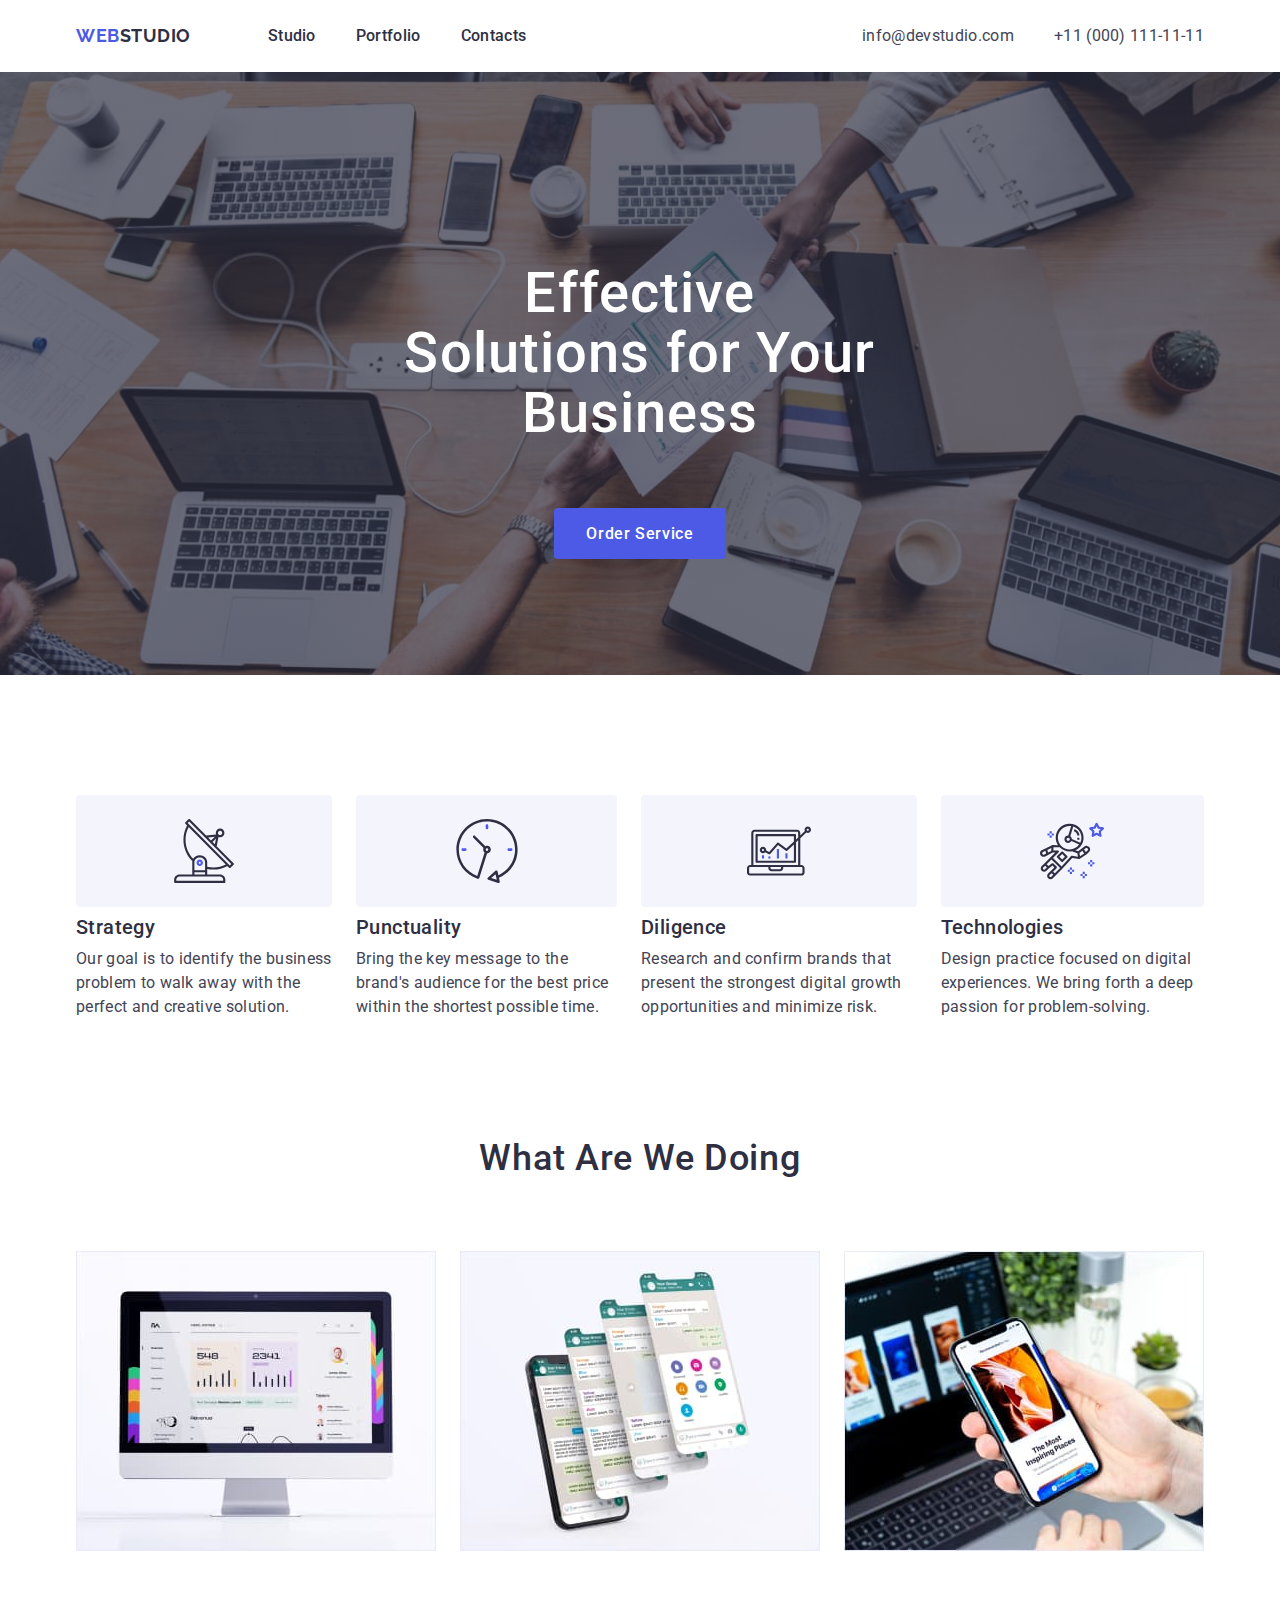
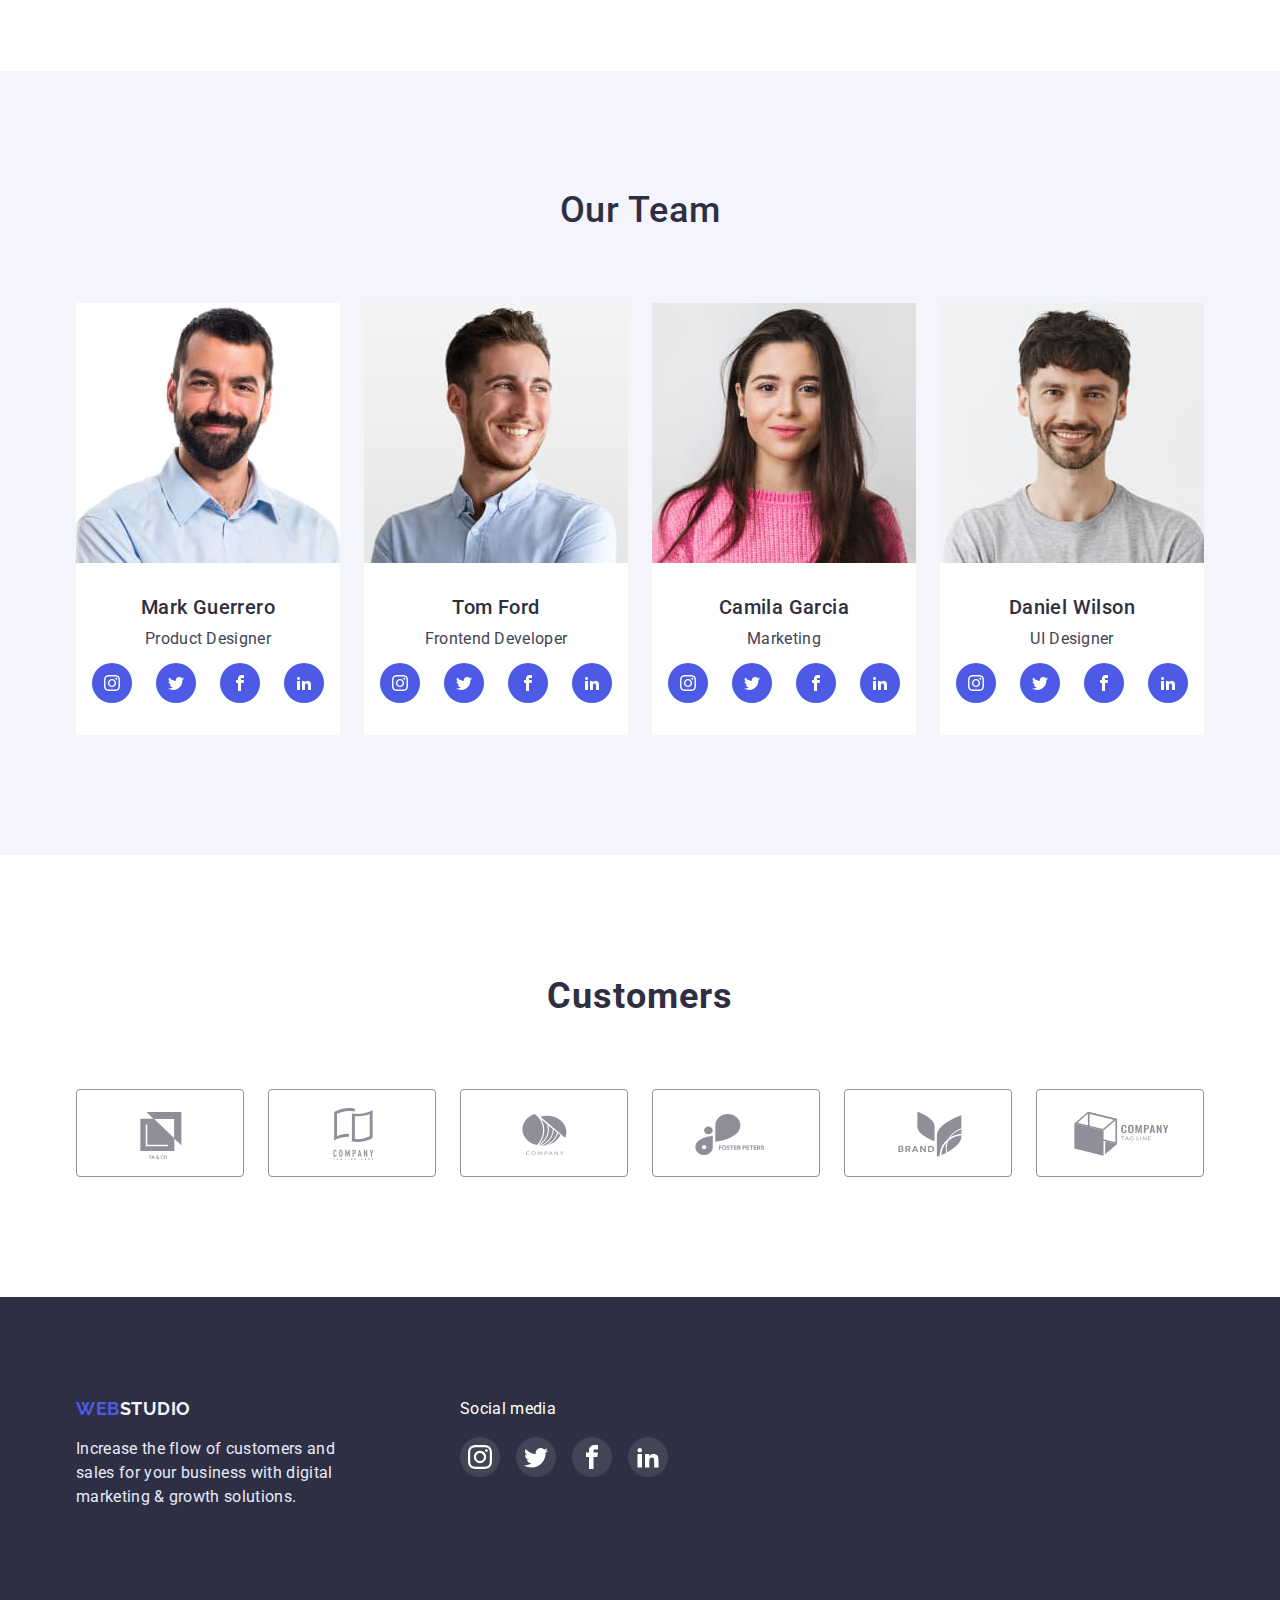
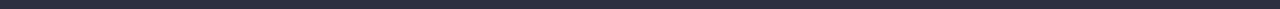
<file: index.html>
<!DOCTYPE html>
<html lang="en">
<head>
    <meta charset="UTF-8">
    <meta http-equiv="X-UA-Compatible" content="IE=edge">
    <meta name="viewport" content="width=device-width, initial-scale=1.0">
    <title>WebStudio</title>
    <link rel="preconnect" href="https://fonts.googleapis.com">
    <link rel="preconnect" href="https://fonts.gstatic.com" crossorigin>
    <link href="https://fonts.googleapis.com/css2?family=Raleway:wght@700&family=Roboto:wght@400;500;700;900&display=swap" rel="stylesheet">
    <link rel="stylesheet" href="https://cdnjs.cloudflare.com/ajax/libs/modern-normalize/1.1.0/modern-normalize.min.css">
    <link rel="stylesheet" href="./css/styles.css" />
</head>
<body class="page">
    <header>
        <div class="conteiner">
        <a class="logo link" href="/"><span class="web">WEB</span><span class="studio">STUDIO</span></a>
        <nav class="nav">
            <ul class="nav-list list">
        <li class="nav-item"><a class="nav-link link" href="./index.html">Studio</a></li>
        <li class="nav-item"><a class="nav-link link" href="./portfolio.html">Portfolio</a></li>
        <li class="nav-item"><a class="nav-link link" href="#">Contacts</a></li>
    </ul>
    
            </nav>
            <ul class="contacts-list list">
        <li class="contacts-item"><a class="contacts-link link" href="mailto:info@devstudio.com">info@devstudio.com</a></li>
        <li class="contacts-item"><a class="contacts-link link" href="tel:+110001111111">+11 (000) 111-11-11</a></li>
    </ul>
</div>
     </header>
    <main>
    <section class="hero overlay">
            <h1 class="hero-title">Effective Solutions for Your Business</h1>
            <button class="hero-botton" type="button">Order Service</button>
    </section>

    <!--не должно быть видно Н2--> 

    <section class="features-section">
        <div class="conteiner">
            <h2 class="features-title"> Our feature</h2>
            <ul class="features-list list">
            <li class="features-item">
                <div class="future-icon">
                    <svg class="icon" width="64" height="64">
                        <use href="./images/icons.svg#icon-antenna"></use>
                    </svg>
                </div>
                    <h3 class="features-subtitle">Strategy</h3>
                    <p class="feature-text">Our goal is to identify the business
                        problem to walk away with the perfect and creative solution.</p>
                </li>
                <li class="features-item">
                    <div class="future-icon">
                        <svg class="icon" width="64" height="64">
                            <use href="./images/icons.svg#icon-clock"></use>
                        </svg>
                    </div>
                    <h3 class="features-subtitle">Punctuality</h3>
                    <p class="feature-text">Bring the key message to the brand's audience for the best price within the shortest possible time.</p>
                </li>
                <li class="features-item">
                    <div class="future-icon">
                        <svg class="icon" width="64" height="64">
                            <use href="./images/icons.svg#icon-diagram"></use>
                        </svg>
                    </div>
                    <h3 class="features-subtitle">Diligence</h3>
                    <p class="feature-text">Research and confirm brands that present the strongest digital growth opportunities and minimize risk.</p>
                </li>
                <li class="features-item">
                    <div class="future-icon">
                        <svg class="icon" width="64" height="64">
                            <use href="./images/icons.svg#icon-astronaut"></use>
                        </svg>
                    </div>
                    <h3 class="features-subtitle">Technologies</h3>
                    <p class="feature-text">Design practice focused on digital experiences. We bring forth a deep passion for problem-solving.</p>
                </li>
            </ul></div>
    </section>
    <section class="services-section">
       <div class="conteiner">
        <h2 class="services-title">What are we doing</h2>
        <ul class="services-list list">
            <li class="services-item"><img src="./images/website.jpg" alt="Web page on computer" width="360" height="300"></li>
            <li class="services-item"> <img src="./images/chats.jpg" alt="Chats" width="360" height="300"></li>
            <li class="services-item"> <img src="./images/in-phone.jpg" alt="Web page on phone" width="360" height="300">
        </li>
    </ul> </div>
    </section>
    <section class="team">
        <div class="conteiner">
            <h2 class="team-title">Our Team</h2>
            <ul class="team-list">
                <li class="team-item">
                 <img class="team-photo" src="./images/mark.jpg" alt="Photo " width="264" height="260">
                <div class="card-content">
                    <h3 class="subtitle">Mark Guerrero</h3>
                    <p class="text">Product Designer</p>
                <ul class="social-list">
                    <li class="social-item">
                        <a href="#" class="social-link"><svg class="social-list-icon" width="16" height="16">
                        <use href="./images/icons.svg#icon-instagram"></use>
                    </svg></a> </li>
                    <li class="social-item">
                        <a href="#" class="social-link"><svg class="social-list-icon" width="16" height="16">
                        <use href="./images/icons.svg#icon-twitter"></use>
                    </svg></a></li>
                    <li class="social-item">
                        <a href="#" class="social-link"><svg class="social-list-icon" width="16" height="16">
                        <use href="./images/icons.svg#icon-facebook"></use>
                    </svg></a></li>
                    <li class="social-item">
                        <a href="#" class="social-link"><svg class="social-list-icon" width="16" height="16">
                        <use href="./images/icons.svg#icon-linkedin2"></use>
                    </svg></a></li>
                </ul>   
            </div>
                </li>
                <li class="team-item">
                    <img class="team-photo" src="./images/tom.jpg" alt="Photo" width="264" height="260">
                    <div class="card-content">
                        <h3 class="subtitle">Tom Ford</h3>
                        <p class="text">Frontend Developer</p> <ul class="social-list">
                            <li class="social-item">
                                <a href="#" class="social-link"><svg class="social-list-icon" width="16" height="16">
                                <use href="./images/icons.svg#icon-instagram"></use>
                            </svg></a> </li>
                            <li class="social-item">
                                <a href="#" class="social-link"><svg class="social-list-icon" width="16" height="16">
                                <use href="./images/icons.svg#icon-twitter"></use>
                            </svg></a></li>
                            <li class="social-item">
                                <a href="#" class="social-link"><svg class="social-list-icon" width="16" height="16">
                                <use href="./images/icons.svg#icon-facebook"></use>
                            </svg></a></li>
                            <li class="social-item">
                                <a href="#" class="social-link"><svg class="social-list-icon" width="16" height="16">
                                <use href="./images/icons.svg#icon-linkedin2"></use>
                            </svg></a></li>
                        </ul>   </div>
                <li class="team-item">
                    <img class="team-photo" src="./images/camila.jpg" alt="Photo" width="264" height="260">
                    <div class="card-content">
                        <h3 class="subtitle">Camila Garcia</h3>
                        <p class="text">Marketing</p> <ul class="social-list">
                            <li class="social-item">
                                <a href="#" class="social-link"><svg class="social-list-icon" width="16" height="16">
                                <use href="./images/icons.svg#icon-instagram"></use>
                            </svg></a> </li>
                            <li class="social-item">
                                <a href="#" class="social-link"><svg class="social-list-icon" width="16" height="16">
                                <use href="./images/icons.svg#icon-twitter"></use>
                            </svg></a></li>
                            <li class="social-item">
                                <a href="#" class="social-link"><svg class="social-list-icon" width="16" height="16">
                                <use href="./images/icons.svg#icon-facebook"></use>
                            </svg></a></li>
                            <li class="social-item">
                                <a href="#" class="social-link"><svg class="social-list-icon" width="16" height="16">
                                <use href="./images/icons.svg#icon-linkedin2"></use>
                            </svg></a></li>
                        </ul>   </div>
                </li>
                <li class="team-item">
                    <img class="team-photo" src="./images/daniel.jpg" alt="Photo" width="264" height="260">
                    <div class="card-content">
                        <h3 class="subtitle">Daniel Wilson</h3>
                        <p class="text">UI Designer</p> <ul class="social-list">
                            <li class="social-item">
                                <a href="#" class="social-link"><svg class="social-list-icon" width="16" height="16">
                                <use href="./images/icons.svg#icon-instagram"></use>
                            </svg></a> </li>
                            <li class="social-item">
                                <a href="#" class="social-link"><svg class="social-list-icon" width="16" height="16">
                                <use href="./images/icons.svg#icon-twitter"></use>
                            </svg></a></li>
                            <li class="social-item">
                                <a href="#" class="social-link"><svg class="social-list-icon" width="16" height="16">
                                <use href="./images/icons.svg#icon-facebook"></use>
                            </svg></a></li>
                            <li class="social-item">
                                <a href="#" class="social-link"><svg class="social-list-icon" width="16" height="16">
                                <use href="./images/icons.svg#icon-linkedin2"></use>
                            </svg></a></li>
                        </ul>   </div>
                </li>
            </ul></div>
    </section>
    <section class="section-customers">
        <div class="conteiner-costumers">
            <h2 class="customers-title">Customers</h2>
            <ul class="customer-list">
                <li class="customers-item">
                    <a href="#" class="client-link">
                        <svg class="customers-logo" width="104" height="56">
                            <use href="./images/icons.svg#icon-client1"></use>
                        </svg>
                    </a>
                </li>
                <li class="customers-item">
                    <a href="#" class="client-link">
                        <svg class="customers-logo" width="104" height="56">
                            <use href="./images/icons.svg#icon-client2"></use>
                        </svg>
                    </a>
                </li>
                <li class="customers-item">
                    <a href="#" class="client-link">
                        <svg class="customers-logo" width="104" height="56">
                            <use href="./images/icons.svg#icon-Logo-2"></use>
                        </svg>
                    </a>
                </li>
                <li class="customers-item">
                    <a href="#" class="client-link">
                        <svg class="customers-logo" width="104" height="56">
                            <use href="./images/icons.svg#icon-client4"></use>
                        </svg>
                    </a>
                </li>
                <li class="customers-item">
                    <a href="#" class="client-link">
                        <svg class="customers-logo" width="104" height="56">
                            <use href="./images/icons.svg#icon-client5"></use>
                        </svg>
                    </a>
                </li>
                <li class="customers-item">
                    <a href="#" class="client-link">
                        <svg class="customers-logo" width="104" height="56">
                            <use href="./images/icons.svg#icon-client6"></use>
                        </svg>
                    </a>
                </li>
            </ul>
        </div>
    </section>
</main>
    <footer class="footer">
        <div class="conteiner">
         <div class="conteiner-footer">
         <a class="logo link" href="/"><span class="web">WEB</span><span class="studio-footer">STUDIO</span></a>
        <p class="footer-text">Increase the flow of customers and<br> sales for your business with digital<br> marketing & growth solutions.</p>
    </div>
    <div class="footer-social">
        <p class="footer-social-text">Social media</p>
        <ul class="footer-social-list">
            <li class="footer-social-item">
                <a href="#" class="footer-social-link">
                    <svg class="footer-list-icon" width="24" height="24">
                        <use href="./images/icons.svg#icon-instagram"></use>
                    </svg>
                </a>
            </li>
            <li class="footer-social-item">
                <a href="#" class="footer-social-link">
                    <svg class="footer-list-icon" width="24" height="24">
                        <use href="./images/icons.svg#icon-twitter"></use>
                    </svg>
                </a>
            </li>
            <li class="footer-social-item">
                <a href="#" class="footer-social-link">
                    <svg class="footer-list-icon" width="24" height="24">
                        <use href="./images/icons.svg#icon-facebook"></use>
                    </svg>
                </a>
            </li>
            <li class="footer-social-item">
                <a href="#" class="footer-social-link">
                    <svg class="footer-list-icon" width="24" height="24">
                        <use href="./images/icons.svg#icon-linkedin2"></use>
                    </svg>
                </a>
            </li>
        </ul>
    </div>
</div>
    </footer>
</body>
</html>
</file>
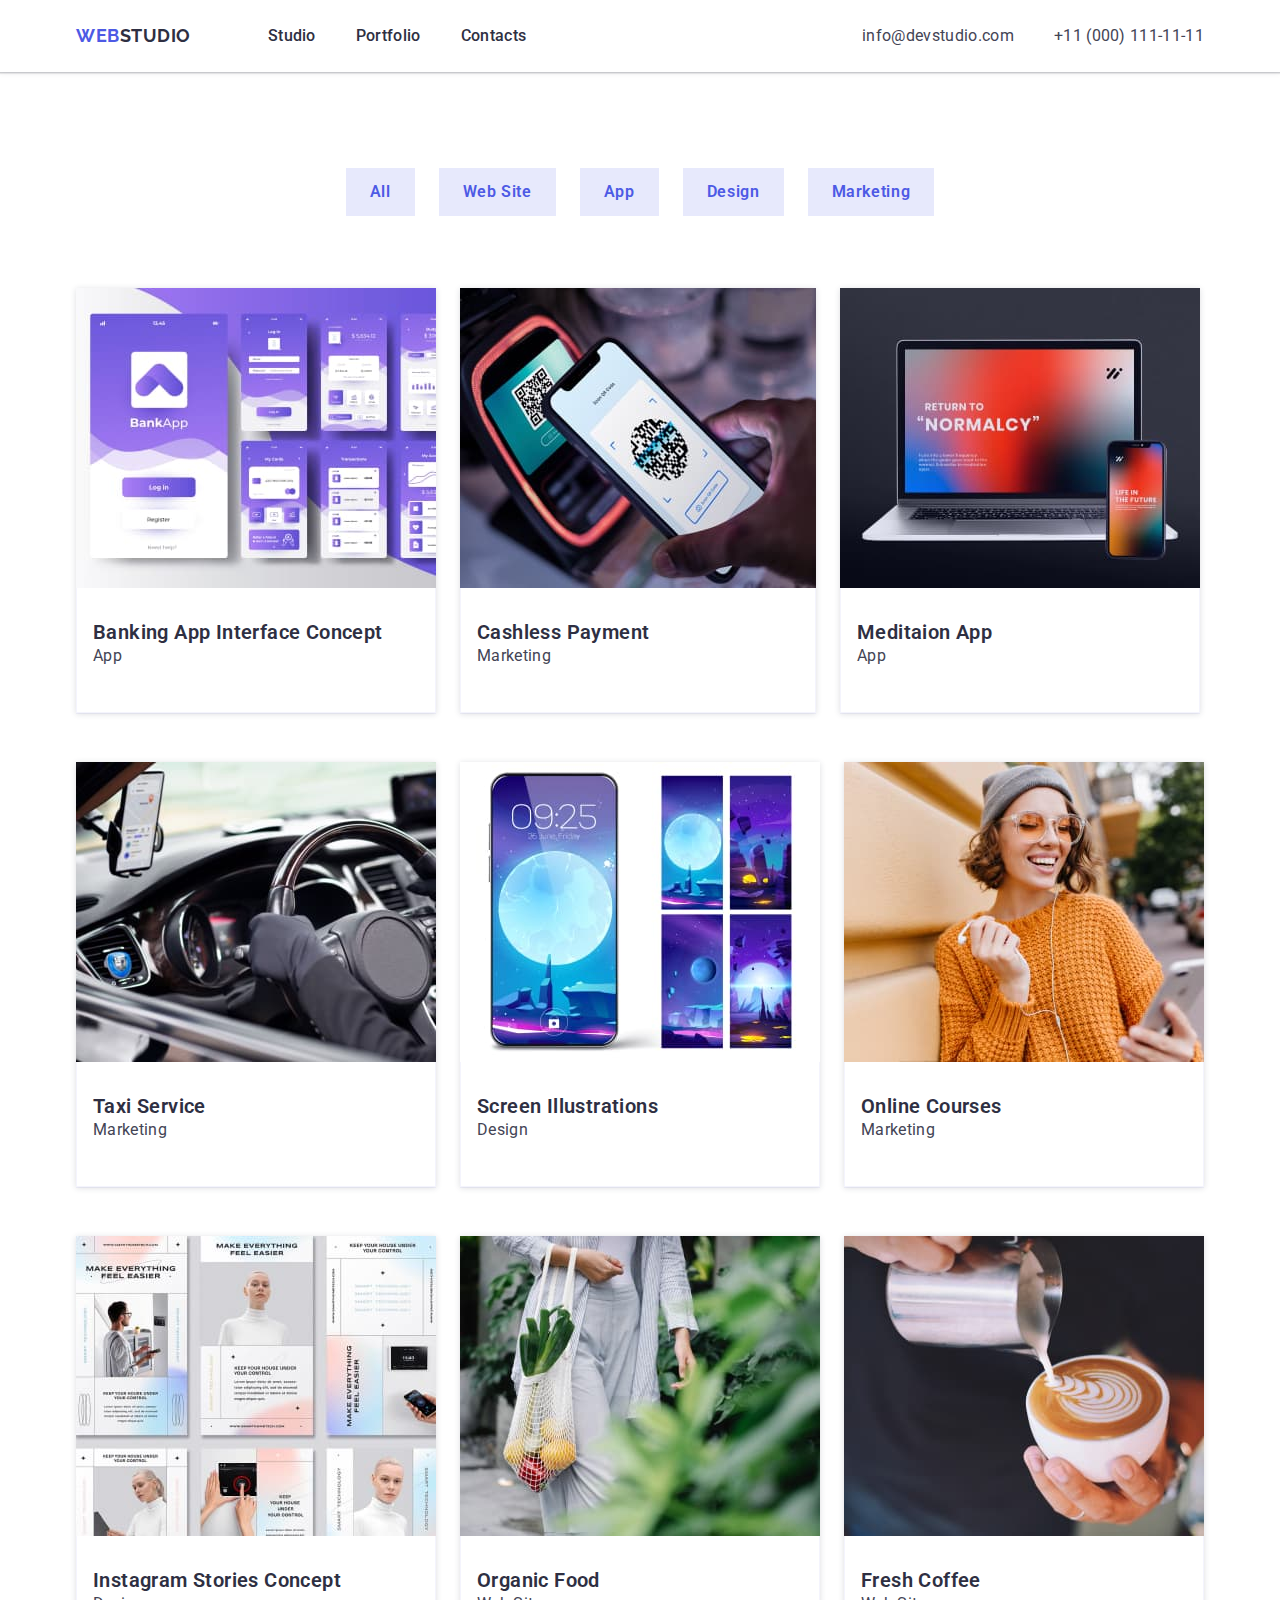
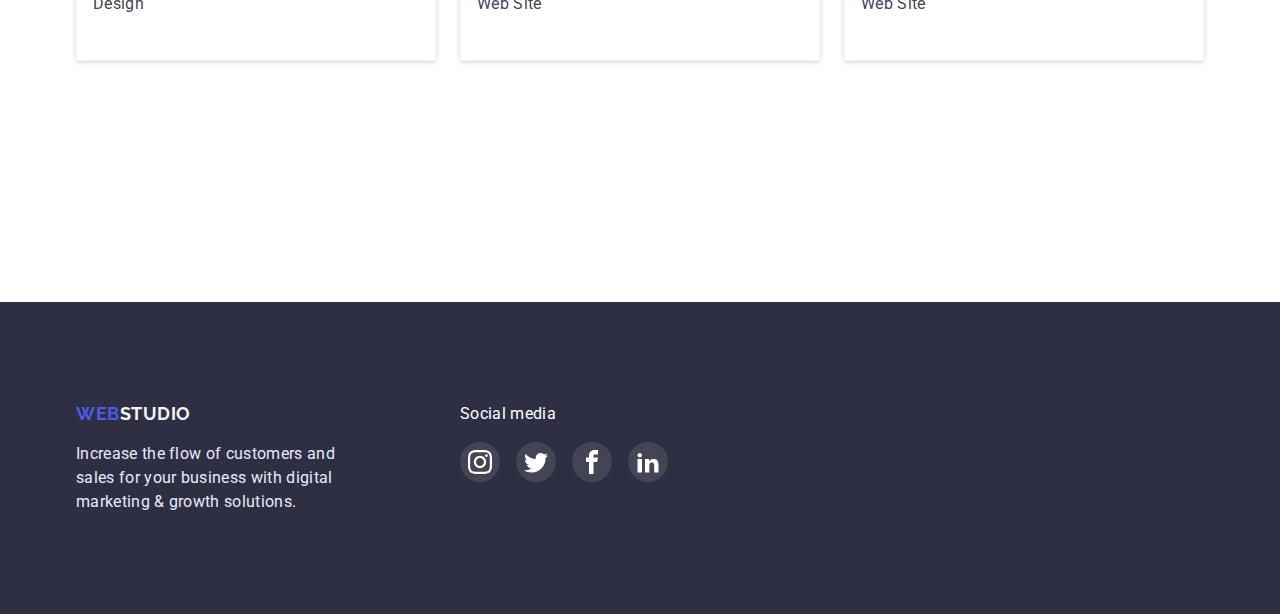
<file: portfolio.html>
<!DOCTYPE html>
<html lang="en">
<head>
    <meta charset="UTF-8">
    <meta http-equiv="X-UA-Compatible" content="IE=edge">
    <meta name="viewport" content="width=device-width, initial-scale=1.0">
    <title>Portfolio</title>
    <link rel="preconnect" href="https://fonts.googleapis.com">
    <link rel="preconnect" href="https://fonts.gstatic.com" crossorigin>
    <link href="https://fonts.googleapis.com/css2?family=Raleway:wght@700&family=Roboto:wght@400;500;700;900&display=swap" rel="stylesheet">
    <link rel="stylesheet" href="https://cdnjs.cloudflare.com/ajax/libs/modern-normalize/1.1.0/modern-normalize.min.css">
    <link rel="stylesheet" href="./css/styles.css"/>
</head>
<body class="page">
    <header class="header">
       <div class="conteiner"> 
        <a class="logo link" href="/"><span class="web">WEB</span><span class="studio">STUDIO</span></a>
        <nav class="nav">
            <ul class="nav-list list">
        <li class="nav-item"><a class="nav-link link" href="./index.html">Studio</a></li>
        <li class="nav-item"><a class="nav-link link" href="./portfolio.html">Portfolio</a></li>
        <li class="nav-item"><a class="nav-link link" href="#">Contacts</a></li>
    </ul>
    
            </nav>
            <ul class="contacts-list list">
        <li class="contacts-item"> <a class="contacts-link link" href="mailto:info@devstudio.com">info@devstudio.com</a></li>
        <li class="contacts-item"> <a class="contacts-link link" href="tel:+110001111111">+11 (000) 111-11-11</a></li>
    </ul>
</div>

    </header>
    <main>
        <section class="works">
            <div class="conteiner">
                <h1 class="works-title">Our works</h1>
                <ul class="filter-list list">
                    <li class="filter-item"><button class="filter-botton" type="button">All</button></li>
                    <li class="filter-item"><button class="filter-botton" type="button">Web Site</button></li>
                    <li class="filter-item"><button class="filter-botton" type="button">App</button></li>
                    <li class="filter-item"><button class="filter-botton" type="button">Design</button></li>
                    <li class="filter-item"><button class="filter-botton" type="button">Marketing</button></li>
                </ul>
                <ul class="exemple-list list">
                    <li class="exemple-item">
                        <a class="exemple-link link" href="">
                            <img class="exemple-img" src="./images/bankingapp.jpg" alt="Bank app" width="360" height="300">
                            <div class="list-content">
                                <h2 class="subtitle">Banking App Interface Concept</h2>
                            <p class="text">App</p></div>
                        </a>
                    </li>
                    <li class="exemple-item">
                        <a class="exemple-link link" href="">
                            <img class="exemple-img" src="./images/payment.jpg" alt="Payment by phone" width="360" height="300">
                            <div class="list-content">
                            <h2 class="subtitle">Cashless Payment</h2>
                            <p class="text">Marketing</p></div>
                        </a>
                    </li>
                    <li class="exemple-item">
                        <a class="exemple-link link" href="">
                            <img class="exemple-img" src="./images/meditaionapp.jpg" alt="Laptop and phone" width="360" height="300">
                            <div class="list-content">
                                <h2 class="subtitle">Meditaion App</h2>
                            <p class="text">App</p></div>
                        </a>
                    </li>
                    <li class="exemple-item">
                        <a class="exemple-link link" href="">
                            <img class="exemple-img" src="./images/taxi.jpg" alt="Totpedo" width="360" height="300">
                            <div class="list-content">
                            <h2 class="subtitle">Taxi Service</h2>
                            <p class="text">Marketing</p></div>
                        </a>
                    </li>
                    <li class="exemple-item">
                        <a class="exemple-link link" href="">
                            <img class="exemple-img" src="./images/screen.jpg" alt="Phone and wallpaper" width="360" height="300">
                            <div class="list-content"><h2 class="subtitle">Screen Illustrations</h2>
                            <p class="text">Design</p></div>
                        </a>
                    </li>
                    <li class="exemple-item">
                        <a class="exemple-link link" href="">
                            <img class="exemple-img" src="./images/girl.jpg" alt="Girl in orange sweater" width="360" height="300">
                            <div class="list-content"><h2 class="subtitle">Online Courses</h2>
                            <p class="text">Marketing</p></div>
                        </a>
                    </li>
                    <li class="exemple-item">
                        <a class="exemple-link link" href="">
                            <img class="exemple-img" src="./images/stories.jpg" alt="Phone with open Instagram page" width="360" height="300">
                            <div class="list-content"><h2 class="subtitle">Instagram Stories Concept</h2>
                            <p class="text">Design</p></div>
                        </a>
                    </li>
                    <li class="exemple-item">
                        <a class="exemple-link link" href="">
                            <img class="exemple-img" src="./images/food.jpg" alt="Bag with vegetables" width="360" height="300">
                            <div class="list-content"><h2 class="subtitle">Organic Food</h2>
                            <p class="text">Web Site</p></div>
                        </a>
                    </li>
                    <li class="exemple-item">
                        <a class="exemple-link link" href="">
                            <img class="exemple-img" src="./images/coffee.jpg" alt="Barista drawing on coffee" width="360" height="300">
                            <div class="list-content"><h2 class="subtitle">Fresh Coffee</h2>
                            <p class="text">Web Site</p></div>
                        </a>
                    </li>
                </ul></div>
        </section>
    </main>
    <footer class="footer">
        <div class="conteiner">
         <div class="conteiner-footer">
         <a class="logo link" href="/"><span class="web">WEB</span><span class="studio-footer">STUDIO</span></a>
        <p class="footer-text">Increase the flow of customers and<br> sales for your business with digital<br> marketing & growth solutions.</p>
    </div>
    <div class="footer-social">
        <p class="footer-social-text">Social media</p>
        <ul class="footer-social-list">
            <li class="footer-social-item">
                <a href="#" class="footer-social-link">
                    <svg class="footer-list-icon" width="24" height="24">
                        <use href="./images/icons.svg#icon-instagram"></use>
                    </svg>
                </a>
            </li>
            <li class="footer-social-item">
                <a href="#" class="footer-social-link">
                    <svg class="footer-list-icon" width="24" height="24">
                        <use href="./images/icons.svg#icon-twitter"></use>
                    </svg>
                </a>
            </li>
            <li class="footer-social-item">
                <a href="#" class="footer-social-link">
                    <svg class="footer-list-icon" width="24" height="24">
                        <use href="./images/icons.svg#icon-facebook"></use>
                    </svg>
                </a>
            </li>
            <li class="footer-social-item">
                <a href="#" class="footer-social-link">
                    <svg class="footer-list-icon" width="24" height="24">
                        <use href="./images/icons.svg#icon-linkedin2"></use>
                    </svg>
                </a>
            </li>
        </ul>
    </div>
</div>
    </footer>
</body>
</html>
</file>
<file: css/styles.css>
*,
*::before,
*::after{
    box-sizing: border-box;
}
h1,h2,h3,h4,h5,h6,p,ul{
    margin: 0;
    padding: 0;
}
img{
    display: block;
	width: 100%;
	height: auto;
}

:root{
    --body-text-color:#2E2F42;
    --secondary-text-color:#434455;
    --accent:#4D5AE5;
    --main-background:#E5E5E5;
    --secondary-background:#F4F4FD;

}

.page{
    font-family: 'Roboto', sans-serif;
    background-color: #FFFFFF;
    color: var(--body-text-color);
}
.conteiner{
    display: flex;
    flex-wrap: wrap;
    justify-content: space-between;
    align-items: center;
    width: 1158px;
    padding-left: 15px;
    padding-right: 15px;
    margin: auto;
    padding: auto;
}
.logo{
    margin-right: 77px;
    font-family: "Raleway", sans-serif;
    font-weight: 700;
    font-size: 18px;
    line-height: 1.33;
    letter-spacing: 0.03em;
    text-transform: uppercase;
}
.web{
    color: var(--accent);
}
.studio{
    color: var(--body-text-color);
}
.list{
    list-style: none;
    display: flex;
    flex-wrap: wrap;
}
.link{
    text-decoration: none;
    padding-top: 24px;
    padding-bottom: 24px;
}
.nav .link{
    display: block;
}
.nav{
    margin-right: auto;
}
.nav .nav-item + .nav-item {
	margin-left: 40px;
}
.nav-link{
    font-weight: 500;
    font-size: 16px;
    line-height: 1.5;
    letter-spacing: 0.02em;
    color:var(--body-text-color);
}
.nav-link:hover, 
.nav-link:focus{
color: var(--secondary-text-color);
}
.nav-link:active{
    color: var(--accent);
}
.contacts-list{
    line-height: 1.5;
    letter-spacing: 0.02em;
}
.contacts-item{
	line-height: 1.5;
	letter-spacing: 0.02em;
}
.contacts-list .contacts-item + .contacts-item{
        margin-left: 40px;
    }
.contacts-link:hover,
.contacts-link:focus{
    color: var(--accent);
}
.contacts-link{
    padding: 24px 0;
    font-size: 16px;
    line-height: 1.5;
    letter-spacing: 0.02em;
    color: var(--secondary-text-color);
}
.hero{
    max-width: 1440px;
    height: 603px;
    padding:192px 0;
    margin-left: auto;
    margin-right: auto;
    background-color: #2E2F42;
    text-align: center;
}
.overlay{
    background-image: linear-gradient(rgba(46, 47, 66, 0.7), rgba(46, 47, 66, 0.7)), 
    url(../images/people-office.jpg);
    background-repeat: no-repeat;
    background-position: center;
    background-size: cover;
}
.hero-title{
    width: 492px;
    margin-left: auto;
    margin-right: auto;
    margin-bottom: 64px;
    font-weight: 500;
    font-size: 56px;
    line-height: 1.07;
    letter-spacing: 0.02em;
    color: #FFFFFF;
}
.hero-botton{
    display: block;
    margin: 0 auto;
    font-family: inherit;
    font-weight: 500;
    font-size: 16px;
    line-height: 1.19;
    letter-spacing: 0.04em;
    cursor: pointer;
    color:#FFFFFF;
    background-color: var(--accent);
    border-style: none;
    border-radius: 4px;
    box-shadow: rgba(0, 0, 0, 0.15);
    padding: 16px 32px;
}
.hero-botton:hover,
.hero-botton:focus{
    background-color: var(--accent);
}
.hero-botton:active{
    background-color:#404BBF;
}
.features-section{
    padding-top: 120px;
    padding-bottom: 120px;
}
.features-title{
    position: fixed;
    transform: scale(0);
}
.features-list{
    flex-wrap: nowrap;
}
.future-icon{
	display: flex;
	background-color: var(--secondary-background);
	height: 112px;
	border-radius: 4px;
	justify-content: center;
	align-items: center;
	margin-bottom: 8px;
}
.features-item:not(:last-child){
    margin-right: 24px;
}
.features-subtitle{
    font-weight: 500;
    font-size: 20px;
    line-height: 1.2;
    letter-spacing: 0.02em;
    color: var(--body-text-color);
    margin-bottom: 8px;
}
.feature-text{
    font-size: 16px;
    line-height: 1.5;
    letter-spacing: 0.02em;
    color: var(--secondary-text-color);
}
.services-section{
    padding-bottom: 120px;
    text-align: center;
}
.services-title{
    margin:0 auto 72px auto;
    font-weight: 500;
    font-size: 36px;
    line-height: 1.11;
    letter-spacing: 0.02em;
    text-transform: capitalize;
    color:var(--body-text-color);
}
.services-item:not(:last-child){
    margin-right: 24px;
}
.team{
    text-align: center;
    background-color: var(--secondary-background);
    padding-top: 120px;
	padding-bottom: 120px;
}
.team-list{
    list-style: none;
    display: flex;
    flex-wrap: nowrap;
}
.card-content{
    padding:32px 16px 32px 16px;
}
.team-title{
    margin:0 auto 72px auto;
    font-weight: 500;
    font-size: 36px;
    line-height: 1.11;
    text-align: center;
    letter-spacing: 0.02em;
    color: var(--body-text-color);
}
.team-item:not(:last-child){
    margin-right: 24px;
}
.team-item{
    background-color: #FFFFFF;
    flex-wrap: nowrap;
}
.team-item .subtitle{
    margin-bottom: 8px;
    font-weight: 500;
    font-size: 20px;
    line-height: 1.2;
    letter-spacing: 0.02em;
    color: var(--body-text-color);
    text-align: center;
}
.text{
    font-size: 16px;
    line-height: 1.5;
    letter-spacing: 0.02em;
    color:var(--secondary-text-color);
    text-align: center;
    margin-bottom: 12px;
}
.social-list{
    list-style: none;
	display: flex;
}
.social-item{
    display: flex;
    width: 40px;
    height: 40px;
    background-color:var(--accent);
    border-radius: 50%;
    justify-content: center;
    align-items: center;
}
.social-list-icon{
    display: flex;
    justify-content: center;
    align-items: center;
    color: #FFFFFF;
}
.social-item:not(:last-child){
	margin-right:24px;
}
.social-link:hover,
.social-link:focus {
    background:#31d0aa;
}
.social-link{
    width: 40px;
    height: 40px;
    display: flex;
    justify-content: center;
	align-items: center;
}
.section-customers{
    padding: 120px 0;
}
.conteiner-costumers{
    width: 1158px;
    padding-left: 15px;
    padding-right: 15px;
    margin-left: auto;
    margin-right: auto;
}
.customers-title{
    font-weight: 700;
    font-size: 36px;
    line-height: 1.17;
    letter-spacing: 0.03em;
    text-align: center;
    margin: 0 auto 72px auto;
}
.customer-list{
    list-style: none;
    display: flex;
    flex-wrap: nowrap;
}
.customers-item{
    width: 168px;
    height: 88px;
    border: 1px solid #8E8F99;
    border-radius: 4px;
}
.customers-item:not(:last-child){
margin-right: 24px;
}
.customers-item:hover,
.customers-item:focus{
    border-color: var(--accent);
}
.client-link{
    display: flex;
    justify-content: center;
    align-items: center;
    width: 100%;
    height: 100%;
    color: #8E8F99;
}
.client-link:hover,
.client-link:focus{
    color: var(--accent);
}
.customers-logo{
	fill: currentColor;
}
.footer{
    padding-top: 100px;
    padding-bottom: 100px;
    background-color:#2E2F42;
}
.footer .conteiner{
    justify-content: flex-start;
    align-items: flex-start;
}
.conteiner-footer{
    align-items: flex-start;
    justify-content: flex-start;
    width: 264px;
	margin-right: 120px;
}
.studio-footer{
    color: #F4F4FD;
}
.footer-text{
    margin-top: 16px;
    font-size: 16px;
    line-height: 1.5;
    letter-spacing: 0.02em;
    color: #E7E9FC;
}
.footer-social {
	display: flex;
	flex-direction: column;
	width: 208px;
    justify-content: left;
}
.footer-social-text{
	color: #FFFFFF;
    font-size: 600;
	letter-spacing: 0.02em;
	margin-bottom: 16px;
    line-height: 1.5;
}
.footer-social-list{
    display: flex;
    align-items: center;
    justify-content: center;
}
.footer-social-item{
    display: flex;
    width: 40px;
    height: 40px;
    border-radius: 50%;
    justify-content: center;
    align-items: center;
    background-color:rgba(255, 255, 255, 0.1);
}
.footer-social-item:not(:last-child){
    margin-right: 16px;
}
.footer-social-link{
    width: 40px;
    height: 40px;
    border-radius: 50%;
    display: flex;
    justify-content: center;
    align-items: center;
}
.footer-social-link:hover,
.footer-social-link:focus{
    background-color: #31D0AA;

}
.footer-list-icon{
    display: flex;
    justify-content: center;
    align-items: center;
}
/*portfoio*/
.header{
    box-shadow: 0px 2px 1px rgb(46 47 66 / 8%), 0px 1px 1px rgb(46 47 66 / 16%), 0px 1px 6px rgb(46 47 66 / 8%);
}
.works{
    padding-top: 96px;
    padding-bottom: 120px;
}
.works-title{
    display: none;
}
.filter-list{
    justify-content: center;
	margin: auto;
	margin-bottom: 72px;
}
.filter-item:not(:last-child){
    margin-right: 24px;
}
.filter-botton{
    font-family: inherit;
    font-weight: 600;
    font-size: 16;
    line-height: 1.5;
    letter-spacing: 0.04em;
    background-color: #E7E9FC;
    color: var(--accent);
    cursor: pointer;
    border: none;
    padding: 12px 24px 12px 24px;
}
.filter-botton:hover,
.filter-botton:focus{
    background-color: var(--accent);
    color: #FFFFFF;
}
.exemple-list{
    margin-bottom: 120px;
}
.exemple-item:nth-last-child(-n + 3){
margin-bottom: 0;
}
.exemple-item{
    margin-right: 24px;
    margin-bottom: 48px;
    background-color: #FFFFFF;
    border-bottom: 0.5px solid #F4F4FD;
}
.exemple-item:hover,
.exemple-item:focus{
    box-shadow: 0px 1px 6px rgba(46, 47, 66, 0.08);
}
.exemple-item:nth-child(3n){
    margin-right: 0;
}
.exemple-link{
    display: block;
    box-shadow: 0px 1px 6px rgba(46, 47, 66, 0.16);
    padding-top: 0;
    padding-bottom: 0;
}
.exemple-link:hover,
.exemple-link:focus{
    box-shadow: 0px 1px 6px rgba(46, 47, 66, 0.16),
    0px 1px 1px rgba(46, 47, 66, 0.16),
    0px 2px 1px rgba(46, 47, 66, 0.16);
}
.list-content{
    padding: 32px 16px 32px 16px;
	border: 0.5px solid var(--secondary-background);
	border-top: none;
}
.subtitle{
    font-weight: 600;
    font-size: 20px;
    line-height: 1.2;
    letter-spacing: 0.02em;
    text-align: left;
    color: var(--body-text-color);
    flex: none;
    order: 0;
    flex-grow: 0;
}
.exemple-item .text{
    font-size: 16px;
    line-height: 1.5;
    letter-spacing: 0.02em;
    text-align: left;
    flex: none;
    order: 1;
    flex-grow: 0;
}
</file>
